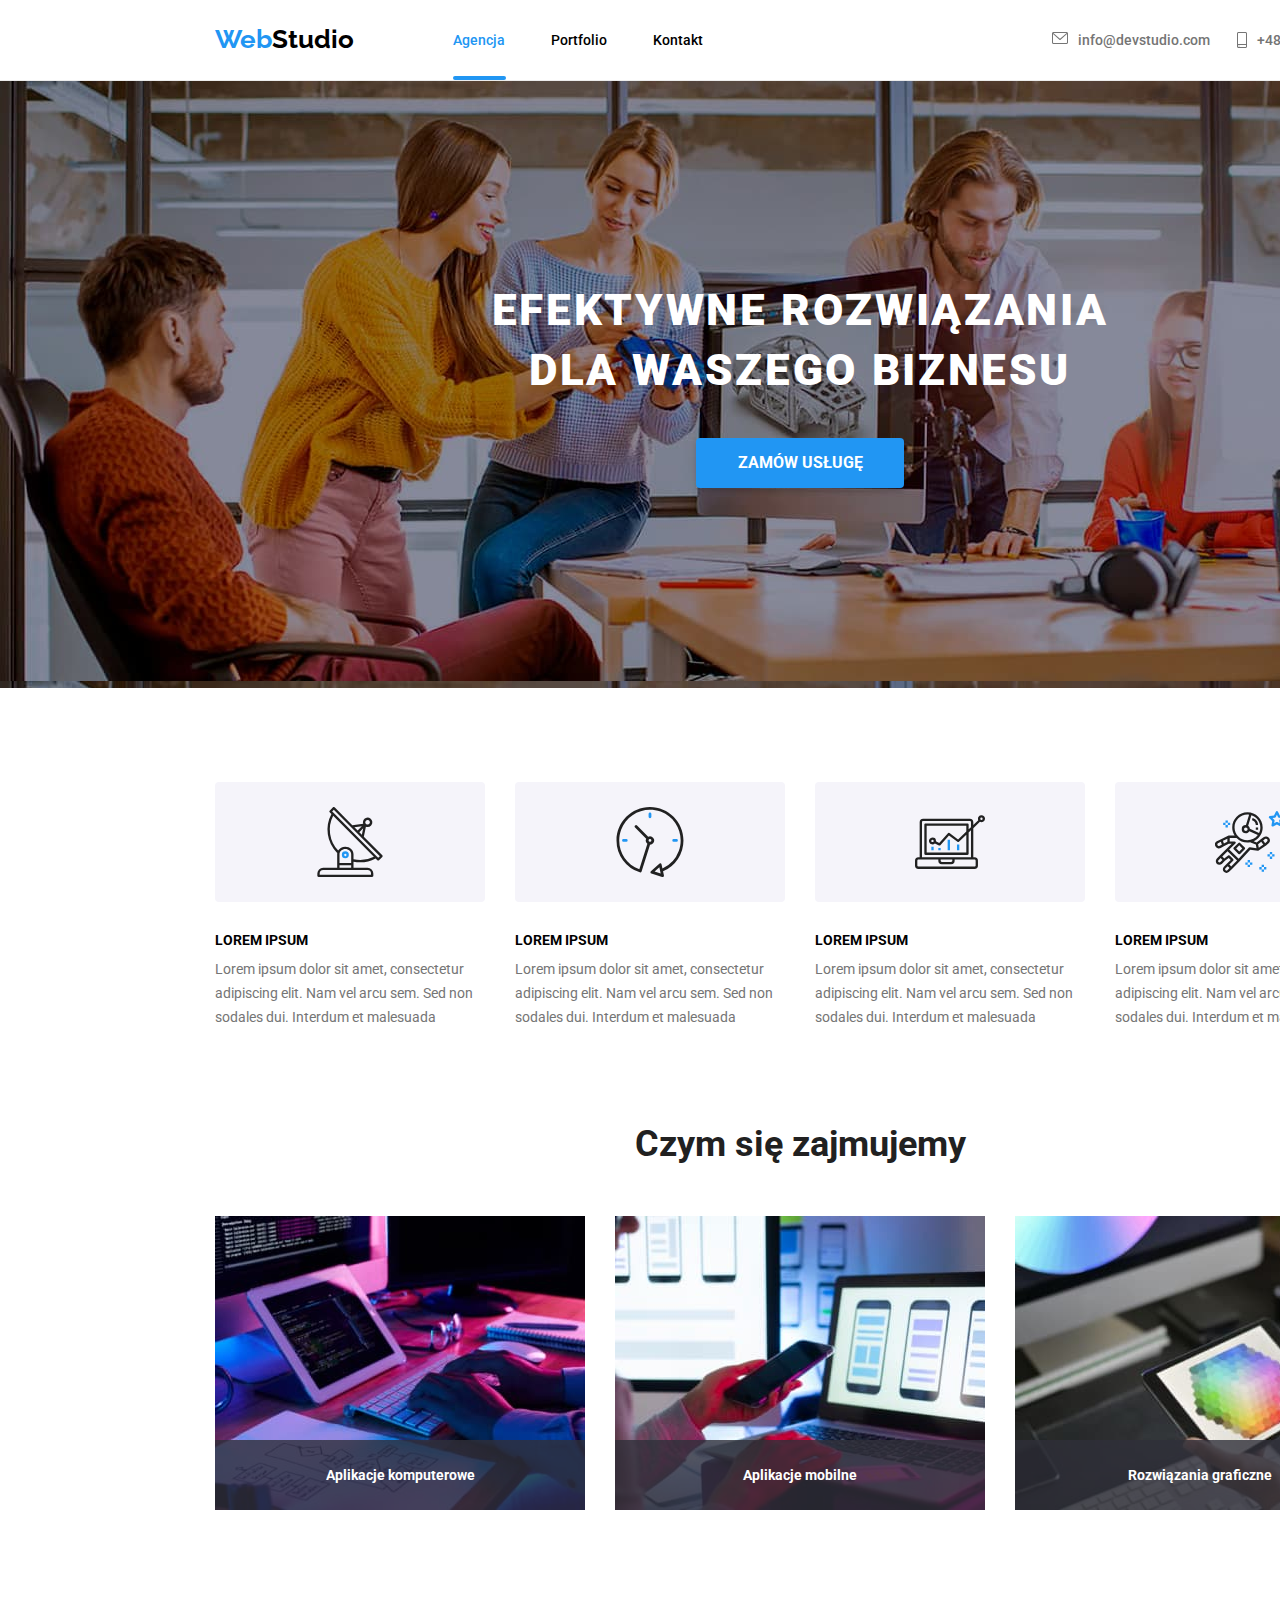
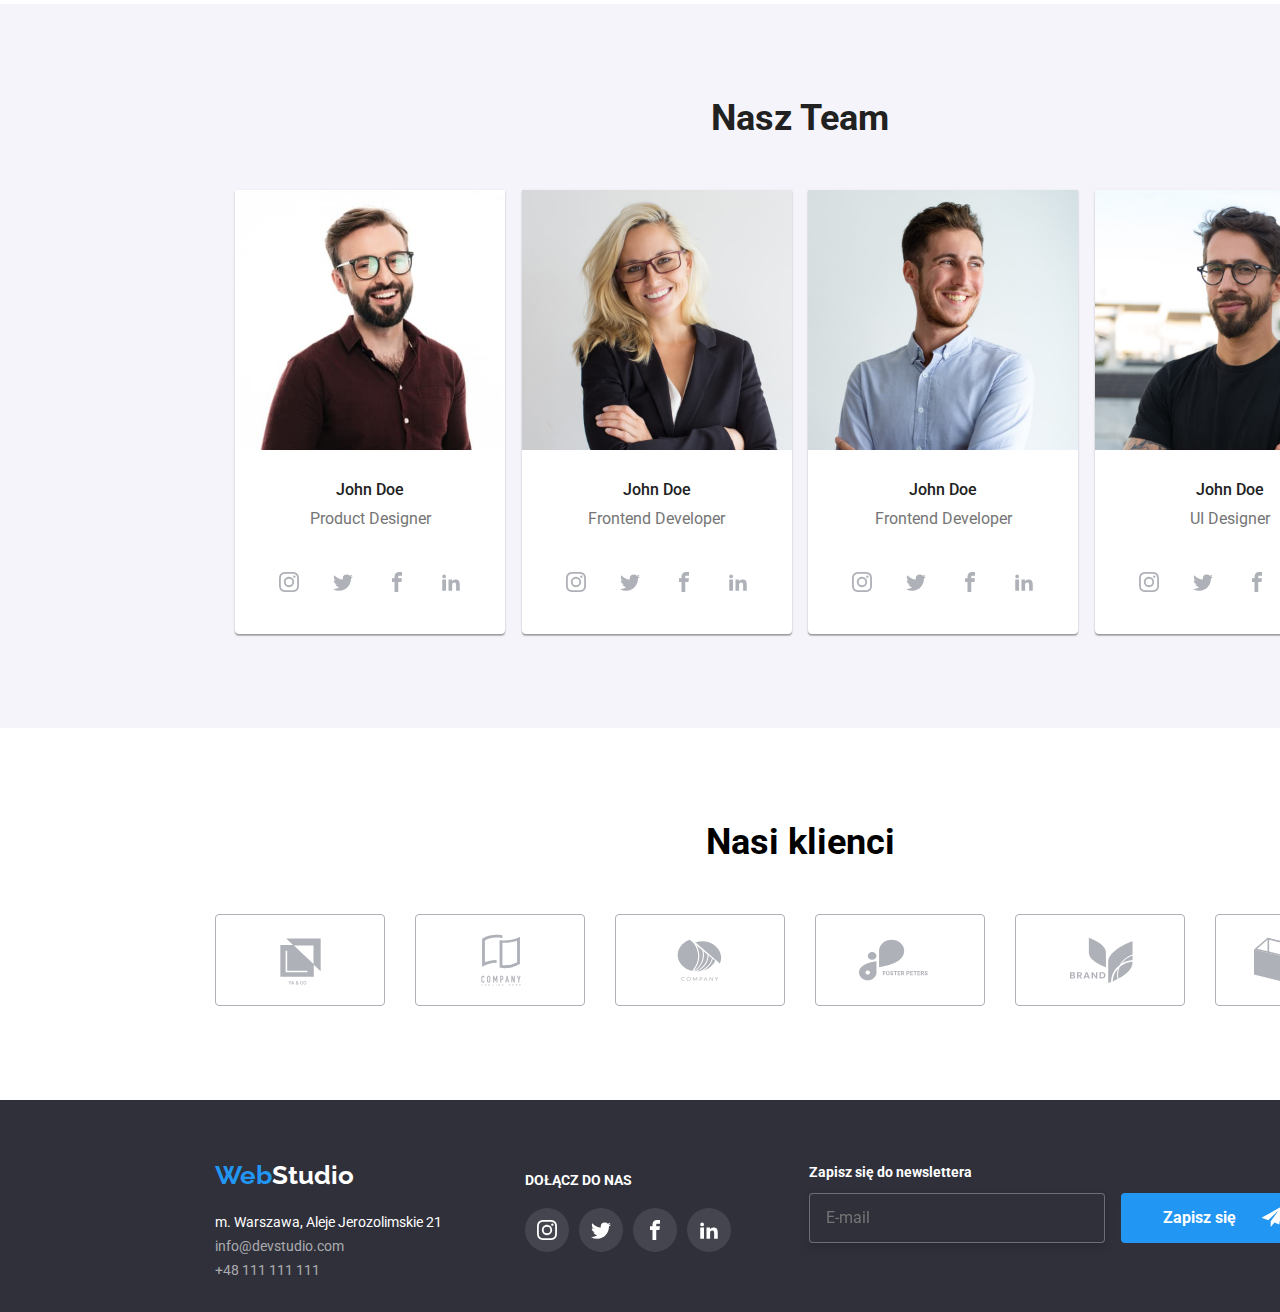
<file: index.html>
<!DOCTYPE html>
<html lang="pl">
  <head>
    <meta charset="UTF-8" />
    <meta http-equiv="X-UA-Compatible" content="IE=edge" />
    <meta name="viewport" content="width=device-width, initial-scale=1.0" />
    <title>goit-markup-hw-06</title>

    <link rel="preconnect" href="https://fonts.googleapis.com" />
    <link rel="preconnect" href="https://fonts.gstatic.com" crossorigin />
    <link
      href="https://fonts.googleapis.com/css2?family=Raleway:wght@700&family=Roboto:wght@400;500;700;900&display=swap"
      rel="stylesheet"
    />
    <link
      rel="stylesheet"
      href="https://cdnjs.cloudflare.com/ajax/libs/modern-normalize/1.0.0/modern-normalize.min.css"
    />
    <link rel="stylesheet" href="./styles/styles.css" />
  </head>

  <body>
    <!-- nagłówek -->
    <header>
      <div class="container menu">
        <a href="index.html" class="logo_header"
          ><span class="second-color">Web</span>Studio</a
        >
        <!-- Pasek Zadań-->
        <nav class="navigate">
          <ul class="navigate_list">
            <li class="navigate_buttons_active">
              <a class="navigate_buttons color_nav cursor" href="index.html"
                >Agencja</a
              >
            </li>
            <li>
              <a class="navigate_buttons cursor" href="portfolio.html"
                >Portfolio</a
              >
            </li>
            <li><a class="navigate_buttons cursor" href="">Kontakt</a></li>
          </ul>
        </nav>
        <!--kontakt-->
        <div>
          <ul class="contacts_list">
            <li class="mail_header_list">
              <a href="mailto:info@devstudio.com" class="image_header cursor">
                <svg width="16" height="12">
                  <use href="images/icons.svg#icon_envelope"></use>
                </svg>
                info@devstudio.com
              </a>
            </li>
            <li class="tel_header_list">
              <a href="tel:+48111111111" class="image_header cursor">
                <svg width="10" height="16">
                  <use href="images/icons.svg#icon_smartphone"></use>
                </svg>
                +48 111 111 111</a
              >
            </li>
          </ul>
        </div>
      </div>
    </header>
    <main>
      <!-- zamów usługe -->
      <section class="order_service">
        <div class="container">
          <h1 class="main_text_index">
            EFEKTYWNE ROZWIĄZANIA DLA WASZEGO BIZNESU
          </h1>
          <button data-modal-open class="button_index" type="button">
            ZAMÓW USŁUGĘ
          </button>
          <div class="backdrop is-hidden" data-modal>
            <div class="text_order_service">
              <button
                data-modal-close
                class="close_window cursor"
                type="button"
              >
                <svg width="11px" height="11px">
                  <use href="images/icons.svg#img_close_window"></use>
                </svg>
              </button>
              <h2 class="header_modal">
                Zostaw swoje dane w formularzu poniżej
              </h2>
              <form class="form_order">
                <label class="header_form_list">Imię</label>
                <label class="input_list">
                  <svg width="12" height="12">
                    <use href="images/icons.svg#icon_human"></use>
                  </svg>
                  <input type="text" name="name" class="text_input" />
                </label>
                <label class="header_form_list">Telefon</label>
                <label class="input_list">
                  <svg width="12" height="12">
                    <use href="images/icons.svg#icon_phone"></use>
                  </svg>
                  <input type="tel" name="phone" class="text_input" />
                </label>
                <label class="header_form_list">Mail</label>
                <label class="input_list">
                  <svg width="15" height="12">
                    <use href="images/icons.svg#icon_envelope_order"></use>
                  </svg>
                  <input type="email" name="email" class="text_input" />
                </label>
                <label class="header_form_list">Komentarz</label>
                <textarea rows="6" placeholder="Wprowadź tekst"></textarea>
              </form>
              <div class="checkbox">
                <div class="checkbox_control">
                  <input
                    type="checkbox"
                    id="check"
                    name="check"
                    value="1"
                    class="checkbox_input"
                  />
                  <label class="checkbox_label" for="check"></label>
                </div>
                <p class="declaration">
                  Oświadczam iż akceptuję
                  <a href="#" class="second-color">Regulamin</a> i
                  <a href="#" class="second-color"> Politykę Prywatności.</a>
                </p>
              </div>
              <button type="submit" class="button_modal cursor">Wyślij</button>
            </div>
          </div>

          <script src="modal.js"></script>
        </div>
      </section>
      <!-- nasze atuty -->
      <section class="our_aces">
        <div class="container">
          <ul class="icon_our_aces_list">
            <li class="icon_our_aces">
              <svg width="70px" height="70px">
                <use href="images/icons.svg#icon_antenna"></use>
              </svg>
            </li>
            <li class="icon_our_aces">
              <svg width="70px" height="70px">
                <use href="images/icons.svg#icon_clock"></use>
              </svg>
            </li>
            <li class="icon_our_aces">
              <svg width="70px" height="70px">
                <use href="images/icons.svg#icon_computer"></use>
              </svg>
            </li>
            <li class="icon_our_aces">
              <svg width="70px" height="70px">
                <use href="images/icons.svg#icon_astronaut"></use>
              </svg>
            </li>
          </ul>
          <ul class="our_aces_list">
            <li class="our_aces">
              <h3 class="our_aces_header">LOREM IPSUM</h3>
              <p class="our_aces_text">
                Lorem ipsum dolor sit amet, consectetur adipiscing elit. Nam vel
                arcu sem. Sed non sodales dui. Interdum et malesuada
              </p>
            </li>
            <li class="our_aces">
              <h3 class="our_aces_header">LOREM IPSUM</h3>
              <p class="our_aces_text">
                Lorem ipsum dolor sit amet, consectetur adipiscing elit. Nam vel
                arcu sem. Sed non sodales dui. Interdum et malesuada
              </p>
            </li>
            <li class="our_aces">
              <h3 class="our_aces_header">LOREM IPSUM</h3>
              <p class="our_aces_text">
                Lorem ipsum dolor sit amet, consectetur adipiscing elit. Nam vel
                arcu sem. Sed non sodales dui. Interdum et malesuada
              </p>
            </li>
            <li class="our_aces">
              <h3 class="our_aces_header">LOREM IPSUM</h3>
              <p class="our_aces_text">
                Lorem ipsum dolor sit amet, consectetur adipiscing elit. Nam vel
                arcu sem. Sed non sodales dui. Interdum et malesuada
              </p>
            </li>
          </ul>
        </div>
      </section>
      <!-- Czym się zajmujemy -->
      <section class="what_we_do">
        <div class="container">
          <h2 class="what_we_do_header">Czym się zajmujemy</h2>
          <ul class="what_we_do_list">
            <li class="what_we_do_pictures">
              <img
                src="images/write.jpg"
                alt="back-end"
                width="370"
                height="294"
              />
              <p class="what_we_do_name">Aplikacje komputerowe</p>
            </li>
            <li class="what_we_do_pictures">
              <img
                src="images/computer.jpg"
                alt="projektowanie aplikacji"
                width="370"
                height="294"
              />
              <p class="what_we_do_name">Aplikacje mobilne</p>
            </li>
            <li class="what_we_do_pictures">
              <img
                src="images/srcreen.jpg"
                alt="front-end"
                width="370"
                height="294"
              />
              <p class="what_we_do_name">Rozwiązania graficzne</p>
            </li>
          </ul>
        </div>
      </section>
      <!-- nasze zespół -->
      <section class="our_team">
        <div class="container">
          <h2 class="our_team_header">Nasz Team</h2>
          <ul class="our_team_list">
            <li class="teammate">
              <img
                src="images/brownman.jpg"
                alt="mężczynza w brązowej koszuli"
                width="270"
                height="260"
              />
              <p class="name">John Doe</p>
              <p class="profession">Product Designer</p>
              <ul class="social_media_developer_list cursor">
                <li>
                  <a
                    class="social_media_developer"
                    href="https://www.instagram.com/"
                  >
                    <svg
                      class="social_media_our_team"
                      width="20px"
                      height="20px"
                    >
                      <use href="images/icons.svg#icon_instagram"></use>
                    </svg>
                  </a>
                </li>
                <li>
                  <a
                    class="social_media_developer cursor"
                    href="https://twitter.com/?lang=pl"
                  >
                    <svg
                      class="social_media_our_team"
                      width="20px"
                      height="20px"
                    >
                      <use href="images/icons.svg#icon_twitter"></use>
                    </svg>
                  </a>
                </li>
                <li>
                  <a
                    class="social_media_developer cursor"
                    href="https://pl-pl.facebook.com/"
                  >
                    <svg
                      class="social_media_our_team"
                      width="20px"
                      height="20px"
                    >
                      <use href="images/icons.svg#icon_facebook"></use>
                    </svg>
                  </a>
                </li>
                <li>
                  <a
                    class="social_media_developer cursor"
                    href="https://pl.linkedin.com/"
                  >
                    <svg
                      class="social_media_our_team"
                      width="20px"
                      height="20px"
                    >
                      <use href="images/icons.svg#icon_linkedin2"></use>
                    </svg>
                  </a>
                </li>
              </ul>
            </li>
            <li class="teammate">
              <img
                src="images/woman.jpg"
                alt="kobieta w czarnej marynarce"
                width="270"
                height="260"
              />
              <p class="name">John Doe</p>
              <p class="profession">Frontend Developer</p>
              <ul class="social_media_developer_list cursor">
                <li>
                  <a
                    class="social_media_developer"
                    href="https://www.instagram.com/"
                  >
                    <svg
                      class="social_media_our_team"
                      width="20px"
                      height="20px"
                    >
                      <use href="images/icons.svg#icon_instagram"></use>
                    </svg>
                  </a>
                </li>
                <li>
                  <a
                    class="social_media_developer cursor"
                    href="https://twitter.com/?lang=pl"
                  >
                    <svg
                      class="social_media_our_team"
                      width="20px"
                      height="20px"
                    >
                      <use href="images/icons.svg#icon_twitter"></use>
                    </svg>
                  </a>
                </li>
                <li>
                  <a
                    class="social_media_developer cursor"
                    href="https://pl-pl.facebook.com/"
                  >
                    <svg
                      class="social_media_our_team"
                      width="20px"
                      height="20px"
                    >
                      <use href="images/icons.svg#icon_facebook"></use>
                    </svg>
                  </a>
                </li>
                <li>
                  <a
                    class="social_media_developer cursor"
                    href="https://pl.linkedin.com/"
                  >
                    <svg
                      class="social_media_our_team"
                      width="20px"
                      height="20px"
                    >
                      <use href="images/icons.svg#icon_linkedin2"></use>
                    </svg>
                  </a>
                </li>
              </ul>
            </li>
            <li class="teammate">
              <img
                src="images/whiteman.jpg"
                alt="mężczyzna w białej koszuli"
                width="270"
                height="260"
              />
              <p class="name">John Doe</p>
              <p class="profession">Frontend Developer</p>
              <ul class="social_media_developer_list cursor">
                <li>
                  <a
                    class="social_media_developer"
                    href="https://www.instagram.com/"
                  >
                    <svg
                      class="social_media_our_team"
                      width="20px"
                      height="20px"
                    >
                      <use href="images/icons.svg#icon_instagram"></use>
                    </svg>
                  </a>
                </li>
                <li>
                  <a
                    class="social_media_developer cursor"
                    href="https://twitter.com/?lang=pl"
                  >
                    <svg
                      class="social_media_our_team"
                      width="20px"
                      height="20px"
                    >
                      <use href="images/icons.svg#icon_twitter"></use>
                    </svg>
                  </a>
                </li>
                <li>
                  <a
                    class="social_media_developer cursor"
                    href="https://pl-pl.facebook.com/"
                  >
                    <svg
                      class="social_media_our_team"
                      width="20px"
                      height="20px"
                    >
                      <use href="images/icons.svg#icon_facebook"></use>
                    </svg>
                  </a>
                </li>
                <li>
                  <a
                    class="social_media_developer cursor"
                    href="https://pl.linkedin.com/"
                  >
                    <svg
                      class="social_media_our_team"
                      width="20px"
                      height="20px"
                    >
                      <use href="images/icons.svg#icon_linkedin2"></use>
                    </svg>
                  </a>
                </li>
              </ul>
            </li>
            <li class="teammate">
              <img
                src="images/blackman.jpg"
                alt="mężczyzna w czarnej koszulce"
                width="270"
                height="260"
              />
              <p class="name">John Doe</p>
              <p class="profession">UI Designer</p>
              <ul class="social_media_developer_list cursor">
                <li>
                  <a
                    class="social_media_developer"
                    href="https://www.instagram.com/"
                  >
                    <svg
                      class="social_media_our_team"
                      width="20px"
                      height="20px"
                    >
                      <use href="images/icons.svg#icon_instagram"></use>
                    </svg>
                  </a>
                </li>
                <li>
                  <a
                    class="social_media_developer cursor"
                    href="https://twitter.com/?lang=pl"
                  >
                    <svg
                      class="social_media_our_team"
                      width="20px"
                      height="20px"
                    >
                      <use href="images/icons.svg#icon_twitter"></use>
                    </svg>
                  </a>
                </li>
                <li>
                  <a
                    class="social_media_developer cursor"
                    href="https://pl-pl.facebook.com/"
                  >
                    <svg
                      class="social_media_our_team"
                      width="20px"
                      height="20px"
                    >
                      <use href="images/icons.svg#icon_facebook"></use>
                    </svg>
                  </a>
                </li>
                <li>
                  <a
                    class="social_media_developer cursor"
                    href="https://pl.linkedin.com/"
                  >
                    <svg
                      class="social_media_our_team"
                      width="20px"
                      height="20px"
                    >
                      <use href="images/icons.svg#icon_linkedin2"></use>
                    </svg>
                  </a>
                </li>
              </ul>
            </li>
          </ul>
        </div>
      </section>
      <!-- nasi klienci -->
      <section class="our_clients">
        <div class="container">
          <h2 class="our_clients_header">Nasi klienci</h2>
          <ul class="our_clients_list">
            <li>
              <a class="our_clients_item" href="#">
                <svg width="106px" height="60px">
                  <use href="images/icons.svg#client_one"></use>
                </svg>
              </a>
            </li>
            <li>
              <a class="our_clients_item" href="#">
                <svg width="106px" height="60px">
                  <use href="images/icons.svg#client_two"></use>
                </svg>
              </a>
            </li>
            <li>
              <a class="our_clients_item" href="#">
                <svg width="106px" height="60px">
                  <use href="images/icons.svg#client_three"></use>
                </svg>
              </a>
            </li>
            <li>
              <a class="our_clients_item" href="#">
                <svg width="106px" height="60px">
                  <use href="images/icons.svg#client_four"></use>
                </svg>
              </a>
            </li>
            <li>
              <a class="our_clients_item" href="#">
                <svg width="106px" height="60px">
                  <use href="images/icons.svg#client_five"></use>
                </svg>
              </a>
            </li>
            <li>
              <a class="our_clients_item" href="#">
                <svg width="106px" height="60px">
                  <use href="images/icons.svg#client_six"></use>
                </svg>
              </a>
            </li>
          </ul>
        </div>
      </section>
    </main>
    <!-- stopka -->
    <footer class="footer">
      <div class="container menu">
        <a href="index.html" class="logo_footer"
          ><span class="second-color">Web</span>Studio</a
        >
        <address class="adress">
          <ul class="list_adress_footer">
            <li>
              <p class="address_footer">m. Warszawa, Aleje Jerozolimskie 21</p>
            </li>
            <li>
              <p>
                <a href="mailto:info@devstudio.com" class="contacts_footer"
                  >info@devstudio.com</a
                >
              </p>
            </li>
            <li>
              <a href="tel:+48111111111" class="contacts_footer"
                >+48 111 111 111</a
              >
            </li>
          </ul>
        </address>
        <div class="social_media_footer">
          <p class="join_us">DOŁĄCZ DO NAS</p>
          <ul class="social_media_icon_footer_list">
            <li>
              <a
                class="social_media_icon_footer cursor"
                href="https://www.instagram.com/"
              >
                <svg width="20" height="20">
                  <use href="images/icons.svg#icon_instagram"></use>
                </svg>
              </a>
            </li>
            <li>
              <a
                class="social_media_icon_footer cursor"
                href="https://twitter.com/?lang=pl"
              >
                <svg width="20" height="20">
                  <use href="images/icons.svg#icon_twitter"></use>
                </svg>
              </a>
            </li>
            <li>
              <a
                class="social_media_icon_footer cursor"
                href="https://pl-pl.facebook.com/"
              >
                <svg width="20" height="20">
                  <use href="images/icons.svg#icon_facebook"></use>
                </svg>
              </a>
            </li>
            <li>
              <a
                class="social_media_icon_footer cursor"
                href="https://pl.linkedin.com/"
              >
                <svg class="color_icon_footer" width="20" height="20">
                  <use href="images/icons.svg#icon_linkedin2"></use>
                </svg>
              </a>
            </li>
          </ul>
        </div>
        <div>
          <p class="footer_text">Zapisz się do newslettera</p>
          <form class="footer_form cursor">
            <input
              type="email"
              name="email"
              class="footer_message"
              placeholder="E-mail"
            />
            <button type="submit" class="button_footer">
              Zapisz się
              <svg width="24" height="24" class="image_footer_button">
                <use href="images/icons.svg#icon_send"></use>
              </svg>
            </button>
          </form>
        </div>
      </div>
    </footer>
  </body>
</html>
</file>
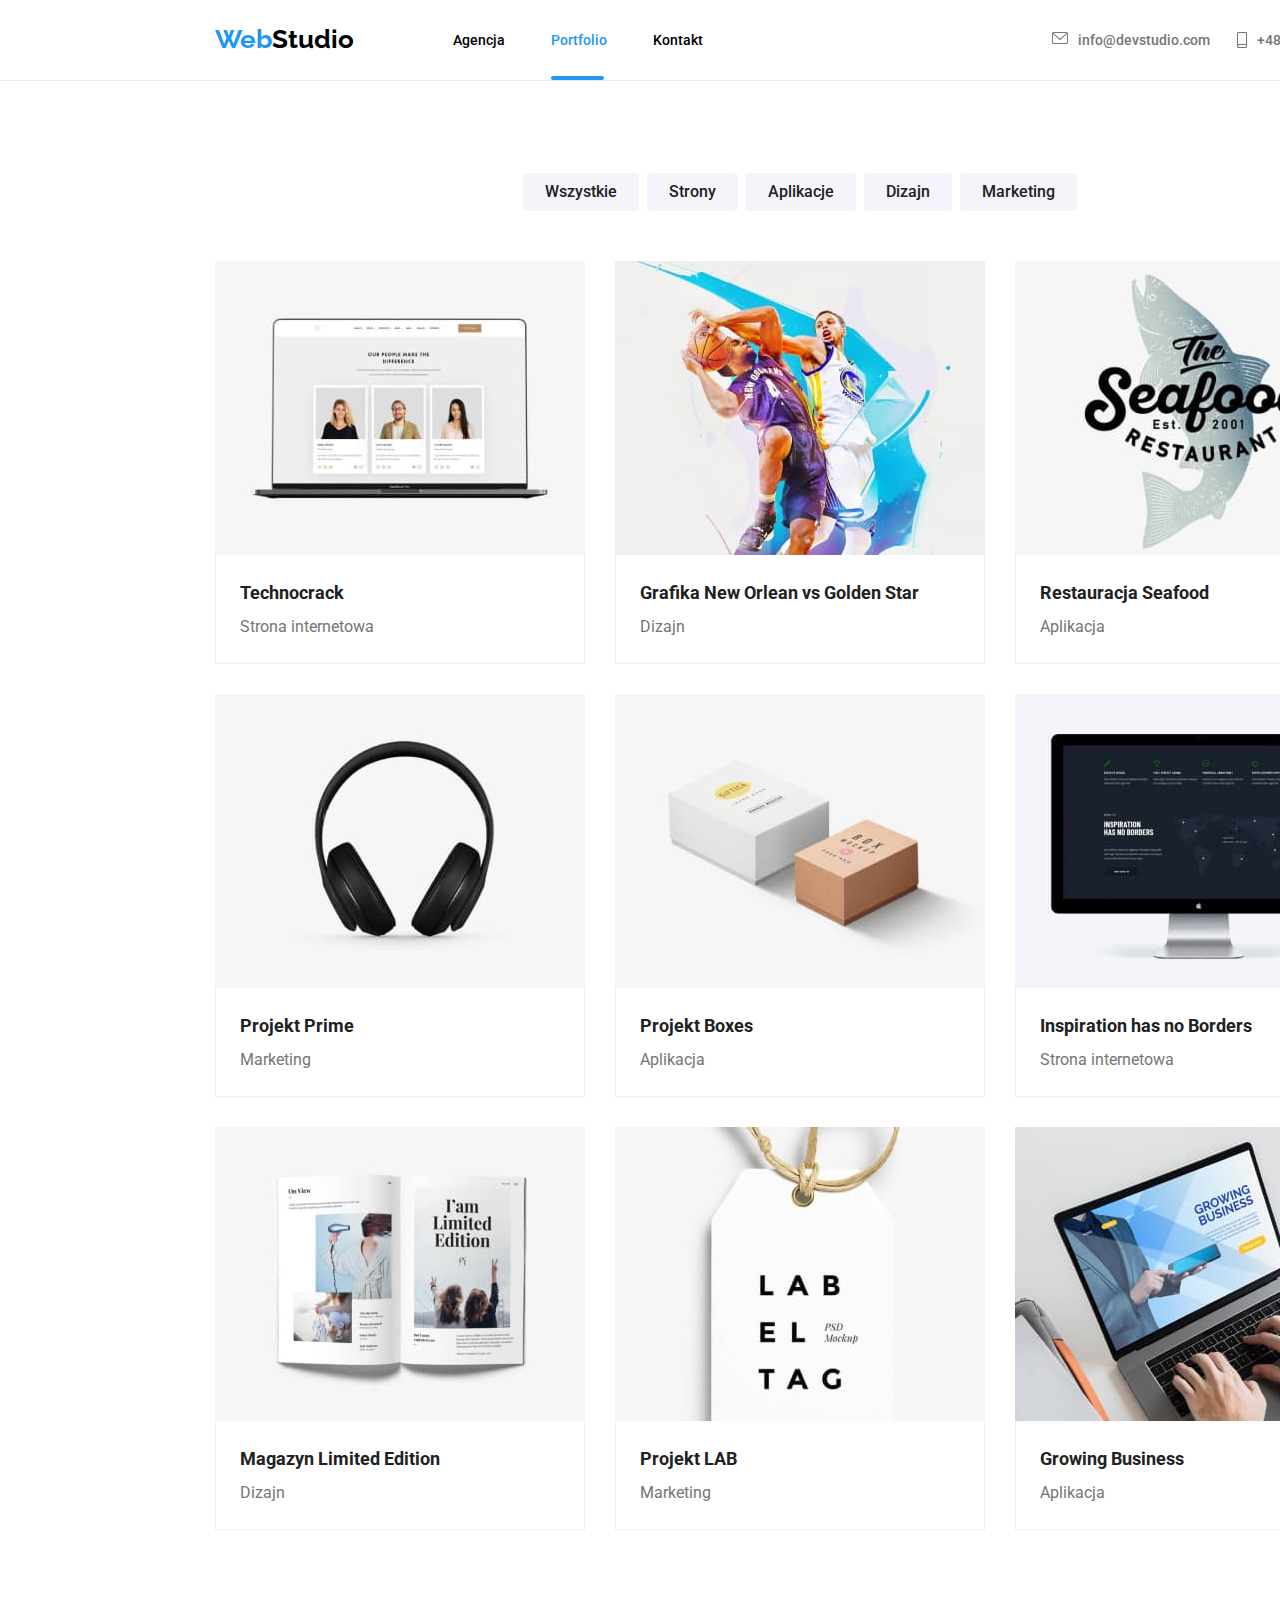
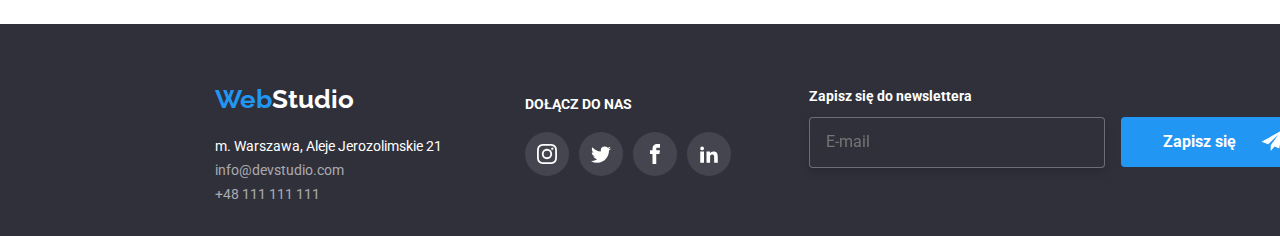
<file: portfolio.html>
<!DOCTYPE html>
<html lang="pl">
  <head>
    <meta charset="UTF-8" />
    <meta http-equiv="X-UA-Compatible" content="IE=edge" />
    <meta name="viewport" content="width=device-width, initial-scale=1.0" />
    <title>goit-markup-hw-06</title>

    <link rel="preconnect" href="https://fonts.googleapis.com" />
    <link rel="preconnect" href="https://fonts.gstatic.com" crossorigin />
    <link
      href="https://fonts.googleapis.com/css2?family=Raleway:wght@700&family=Roboto:wght@400;500;700;900&display=swap"
      rel="stylesheet"
    />
    <link
      rel="stylesheet"
      href="https://cdnjs.cloudflare.com/ajax/libs/modern-normalize/1.0.0/modern-normalize.min.css"
    />
    <link rel="stylesheet" href="./styles/styles.css" />
  </head>
  <body>
    <!-- nagłówek -->
    <header>
      <div class="container menu">
        <a href="index.html" class="logo_header"
          ><span class="second-color">Web</span>Studio</a
        >
        <!-- Pasek Zadań-->
        <nav class="navigate">
          <ul class="navigate_list">
            <li>
              <a class="navigate_buttons cursor" href="index.html">Agencja</a>
            </li>
            <li class="navigate_buttons_active">
              <a class="navigate_buttons color_nav cursor" href="portfolio.html"
                >Portfolio</a
              >
            </li>
            <li><a class="navigate_buttons cursor" href="">Kontakt</a></li>
          </ul>
        </nav>
        <!--kontakt-->
        <div>
          <ul class="contacts_list">
            <li class="mail_header_list">
              <a href="mailto:info@devstudio.com" class="image_header cursor">
                <svg width="16" height="12">
                  <use href="images/icons.svg#icon_envelope"></use>
                </svg>
                info@devstudio.com
              </a>
            </li>
            <li class="tel_header_list">
              <a href="tel:+48111111111" class="image_header cursor">
                <svg width="10" height="16">
                  <use href="images/icons.svg#icon_smartphone"></use>
                </svg>
                +48 111 111 111</a
              >
            </li>
          </ul>
        </div>
      </div>
    </header>
    <main class="background_portfolio">
      <section class="filters_portfolio">
        <div class="container">
          <ul class="card_list_portfolio">
            <li>
              <button type="button" class="button_portfolio">Wszystkie</button>
            </li>
            <li>
              <button type="button" class="button_portfolio">Strony</button>
            </li>
            <li>
              <button type="button" class="button_portfolio">Aplikacje</button>
            </li>
            <li>
              <button type="button" class="button_portfolio">Dizajn</button>
            </li>
            <li>
              <button type="button" class="button_portfolio">Marketing</button>
            </li>
          </ul>
        </div>
      </section>
      <section>
        <div class="container">
          <ul class="card_set_portfolio">
            <li class="animation_hidden_portfolio cursor">
              <div class="projects_portfolio">
                <img
                  class="images_projects_portfolio"
                  src="images/Technocrack.jpg"
                  alt="Technocrack"
                />
                <p class="text_projects_portfolio">
                  Technocrack jest popularną platformą wykorzystywaną do
                  rozpowszechniania koronawirusa. Firmy wykorzystują tę
                  platformę do celów szpiegowskich i ataków na niezabezpieczone
                  serwery konkurencji
                </p>
              </div>
              <div class="borders_cards_portfolio">
                <div>
                  <p class="name_item_portfolio">Technocrack</p>
                </div>
                <div class="padding_type_item_portfolio">
                  <p class="type_item_portfolio">Strona internetowa</p>
                </div>
              </div>
            </li>
            <li class="animation_hidden_portfolio cursor">
              <div class="projects_portfolio">
                <img
                  class="images_projects_portfolio"
                  src="images/Graphics_New_Orlean_vs_Golden_Star.jpg"
                  alt="New Orlean vs Golden Star"
                />
                <p class="text_projects_portfolio">
                  Technocrack jest popularną platformą wykorzystywaną do
                  rozpowszechniania koronawirusa. Firmy wykorzystują tę
                  platformę do celów szpiegowskich i ataków na niezabezpieczone
                  serwery konkurencji
                </p>
              </div>
              <div class="borders_cards_portfolio">
                <div>
                  <p class="name_item_portfolio">
                    Grafika New Orlean vs Golden Star
                  </p>
                </div>
                <div>
                  <p class="type_item_portfolio">Dizajn</p>
                </div>
              </div>
            </li>
            <li class="animation_hidden_portfolio cursor">
              <div class="projects_portfolio">
                <img
                  class="images_projects_portfolio"
                  src="images/Restoration_Seafood.jpg"
                  alt="Restauracja Seafood"
                />
                <p class="text_projects_portfolio">
                  Technocrack jest popularną platformą wykorzystywaną do
                  rozpowszechniania koronawirusa. Firmy wykorzystują tę
                  platformę do celów szpiegowskich i ataków na niezabezpieczone
                  serwery konkurencji
                </p>
              </div>
              <div class="borders_cards_portfolio">
                <div>
                  <p class="name_item_portfolio">Restauracja Seafood</p>
                </div>
                <div class="padding_type_item_portfolio">
                  <p class="type_item_portfolio">Aplikacja</p>
                </div>
              </div>
            </li>
            <li class="animation_hidden_portfolio cursor">
              <div class="projects_portfolio">
                <img
                  class="images_projects_portfolio"
                  src="images/Project_Prime.jpg"
                  alt="Projekt Prime"
                />
                <p class="text_projects_portfolio">
                  Technocrack jest popularną platformą wykorzystywaną do
                  rozpowszechniania koronawirusa. Firmy wykorzystują tę
                  platformę do celów szpiegowskich i ataków na niezabezpieczone
                  serwery konkurencji
                </p>
              </div>
              <div class="borders_cards_portfolio">
                <div>
                  <p class="name_item_portfolio">Projekt Prime</p>
                </div>
                <div class="padding_type_item_portfolio">
                  <p class="type_item_portfolio">Marketing</p>
                </div>
              </div>
            </li>
            <li class="animation_hidden_portfolio cursor">
              <div class="projects_portfolio">
                <img
                  class="images_projects_portfolio"
                  src="images/Project_Boxes.jpg"
                  alt="Projekt Boxes"
                />
                <p class="text_projects_portfolio">
                  Technocrack jest popularną platformą wykorzystywaną do
                  rozpowszechniania koronawirusa. Firmy wykorzystują tę
                  platformę do celów szpiegowskich i ataków na niezabezpieczone
                  serwery konkurencji
                </p>
              </div>
              <div class="borders_cards_portfolio">
                <div>
                  <p class="name_item_portfolio">Projekt Boxes</p>
                </div>
                <div class="padding_type_item_portfolio">
                  <p class="type_item_portfolio">Aplikacja</p>
                </div>
              </div>
            </li>
            <li class="animation_hidden_portfolio cursor">
              <div class="projects_portfolio">
                <img
                  class="images_projects_portfolio"
                  src="images/Inspiration_has_no_Borders.jpg"
                  alt="inspiracja bez granic"
                />
                <p class="text_projects_portfolio">
                  Technocrack jest popularną platformą wykorzystywaną do
                  rozpowszechniania koronawirusa. Firmy wykorzystują tę
                  platformę do celów szpiegowskich i ataków na niezabezpieczone
                  serwery konkurencji
                </p>
              </div>
              <div class="borders_cards_portfolio">
                <div>
                  <p class="name_item_portfolio">Inspiration has no Borders</p>
                </div>
                <div class="padding_type_item_portfolio">
                  <p class="type_item_portfolio">Strona internetowa</p>
                </div>
              </div>
            </li>
            <li class="animation_hidden_portfolio cursor">
              <div class="projects_portfolio">
                <img
                  class="images_projects_portfolio"
                  src="images/Magazine_Limited-Edition.jpg"
                  alt="Magazyn Limited Edition"
                />
                <p class="text_projects_portfolio">
                  Technocrack jest popularną platformą wykorzystywaną do
                  rozpowszechniania koronawirusa. Firmy wykorzystują tę
                  platformę do celów szpiegowskich i ataków na niezabezpieczone
                  serwery konkurencji
                </p>
              </div>
              <div class="borders_cards_portfolio">
                <div>
                  <p class="name_item_portfolio">Magazyn Limited Edition</p>
                </div>
                <div class="padding_type_item_portfolio">
                  <p class="type_item_portfolio">Dizajn</p>
                </div>
              </div>
            </li>
            <li class="animation_hidden_portfolio cursor">
              <div class="projects_portfolio">
                <img
                  class="images_projects_portfolio"
                  src="images/Project_LAB.jpg"
                  alt="Projekt LAB"
                />
                <p class="text_projects_portfolio">
                  Technocrack jest popularną platformą wykorzystywaną do
                  rozpowszechniania koronawirusa. Firmy wykorzystują tę
                  platformę do celów szpiegowskich i ataków na niezabezpieczone
                  serwery konkurencji
                </p>
              </div>
              <div class="borders_cards_portfolio">
                <div>
                  <p class="name_item_portfolio">Projekt LAB</p>
                </div>
                <div class="padding_type_item_portfolio">
                  <p class="type_item_portfolio">Marketing</p>
                </div>
              </div>
            </li>
            <li class="animation_hidden_portfolio cursor">
              <div class="projects_portfolio">
                <img
                  class="images_projects_portfolio"
                  src="images/Growing_Business.jpg"
                  alt="rosnący biznes"
                />
                <p class="text_projects_portfolio">
                  Technocrack jest popularną platformą wykorzystywaną do
                  rozpowszechniania koronawirusa. Firmy wykorzystują tę
                  platformę do celów szpiegowskich i ataków na niezabezpieczone
                  serwery konkurencji
                </p>
              </div>
              <div class="borders_cards_portfolio">
                <div>
                  <p class="name_item_portfolio">Growing Business</p>
                </div>
                <div class="padding_type_item_portfolio">
                  <p class="type_item_portfolio">Aplikacja</p>
                </div>
              </div>
            </li>
          </ul>
        </div>
      </section>
    </main>
    <!--kontakt i adress-->
    <footer class="footer">
      <div class="container menu">
        <a href="index.html" class="logo_footer"
          ><span class="second-color">Web</span>Studio</a
        >
        <address class="adress">
          <ul class="list_adress_footer">
            <li>
              <p class="address_footer">m. Warszawa, Aleje Jerozolimskie 21</p>
            </li>
            <li>
              <p>
                <a href="mailto:info@devstudio.com" class="contacts_footer"
                  >info@devstudio.com</a
                >
              </p>
            </li>
            <li>
              <a href="tel:+48111111111" class="contacts_footer"
                >+48 111 111 111</a
              >
            </li>
          </ul>
        </address>
        <div class="social_media_footer">
          <p class="join_us">DOŁĄCZ DO NAS</p>
          <ul class="social_media_icon_footer_list">
            <li>
              <a
                class="social_media_icon_footer cursor"
                href="https://www.instagram.com/"
              >
                <svg width="20" height="20">
                  <use href="images/icons.svg#icon_instagram"></use>
                </svg>
              </a>
            </li>
            <li>
              <a
                class="social_media_icon_footer cursor"
                href="https://twitter.com/?lang=pl"
              >
                <svg width="20" height="20">
                  <use href="images/icons.svg#icon_twitter"></use>
                </svg>
              </a>
            </li>
            <li>
              <a
                class="social_media_icon_footer cursor"
                href="https://pl-pl.facebook.com/"
              >
                <svg width="20" height="20">
                  <use href="images/icons.svg#icon_facebook"></use>
                </svg>
              </a>
            </li>
            <li>
              <a
                class="social_media_icon_footer cursor"
                href="https://pl.linkedin.com/"
              >
                <svg class="color_icon_footer" width="20" height="20">
                  <use href="images/icons.svg#icon_linkedin2"></use>
                </svg>
              </a>
            </li>
          </ul>
        </div>
        <div>
          <p class="footer_text">Zapisz się do newslettera</p>
          <form class="footer_form cursor">
            <input
              type="email"
              name="email"
              class="footer_message"
              placeholder="E-mail"
            />
            <button type="submit" class="button_footer">
              Zapisz się
              <svg width="24" height="24" class="image_footer_button">
                <use href="images/icons.svg#icon_send"></use>
              </svg>
            </button>
          </form>
        </div>
      </div>
    </footer>
  </body>
</html>
</file>
<file: styles/styles.css>
:root {
  /* kolory ogólne */
  --main_color: rgba(0, 0, 0, 1);
  --second_color_logo: rgba(33, 150, 243, 1);
  --background_color_footer: rgba(47, 48, 58, 1);
  --focus_hover_color: rgba(33, 150, 243, 1);
  --second_color: rgba(255, 255, 255, 1);

  /* kolory nagłówka*/
  --color_navigate: rgba(33, 33, 33, 1);
  --mail_and_links_header_color: rgba(117, 117, 117, 1);

  /* kolory stopki */
  --mail_and_links_footer_color: rgba(255, 255, 255, 0.6);
  --color_social_media_icon_footer: rgba(255, 255, 255, 1);

  /* kolory index*/
  --our_aces_color: rgba(255, 255, 255, 1);
  --our_aces_text_color: rgba(117, 117, 117, 1);
  --headers_color: rgba(33, 33, 33, 1);
  --our_team_background_color: rgba(245, 244, 250, 1);
  --name_colour: rgba(33, 33, 33, 1);
  --staff_background_color: rgba(255, 255, 255, 1);
  --profession_color: rgba(117, 117, 117, 1);
  --color_icon_our_aces: rgba(245, 244, 250, 1);
  --color_social_media_our_team: rgba(175, 177, 184, 1);
  --color_our_clients_logos: rgba(175, 177, 184, 1);
  --background_what_we_do_text: rgba(47, 48, 58, 0.8);

  /* kolory portfolio*/
  --color_type_item_portfolio: rgba(117, 117, 117, 1);
  --color_buttons_portfolio: rgba(33, 33, 33, 1);
  --background_color_buttons_portfolio: rgba(245, 244, 250, 1);
  --background_color_items_portfolio: rgba(238, 238, 238, 1);
  --background_portfolio: rgba(255, 255, 255, 1);
  --color_item_portfolio: rgba(33, 33, 33, 1);
  --background_text_projects_portfolio: rgba(33, 150, 243, 0.9);
}

/* style ogólne */
header {
  position: relative;
  border-bottom: 1px solid rgba(236, 236, 236, 1);
}
body {
  width: 1600px;
  font-family: Roboto, sans-serif;
  color: var(--main_color);
  cursor: default;
}
footer {
  background-color: var(--background_color_footer);
  padding-bottom: 60px;
  padding-top: 60px;
  position: relative;
  z-index: 1;
}
a {
  text-decoration: none;
}
button:hover {
  transition: color 1250ms cubic-bezier(0.4, 0, 0.2, 1);
}
* {
  margin: 0;
  padding: 0;
}
img {
  display: block;
}
ul {
  list-style: none;
}
.container {
  width: 1200px;
  margin-left: auto;
  margin-right: auto;
  padding: 0 15px;
}
.section {
  padding-top: 94px;
  padding-bottom: 94px;
}
.cursor {
  cursor: pointer;
}
.menu {
  display: flex;
}
/* style nagłówka */
.logo_header {
  font-family: "Raleway";
  font-weight: 700;
  font-size: 26px;
  line-height: 1.192;
  color: var(--main_color);
  width: 145px;
  margin: 24px 0px 25px 0px;
}
.second-color {
  color: var(--second_color_logo);
}
.navigate_list {
  display: flex;
  gap: 46px;
  width: 254px;
}
.navigate {
  color: var(--color_navigate);
  font-weight: 500;
  font-size: 14px;
  line-height: 1.142;
  display: flex;
  padding: 32px 345px 32px 93px;
}
.navigate_buttons {
  position: relative;
  color: var(--main_color);
}
.navigate_buttons:hover,
.navigate_buttons:focus {
  color: var(--focus_hover_color);
  transition: color 250ms cubic-bezier(0.4, 0, 0.2, 1);
}
.navigate_buttons_active::after {
  content: "";
  bottom: 0;
  position: absolute;
  display: block;
  width: 53px;
  height: 4px;
  border-radius: 4px;
  background-color: var(--focus_hover_color);
}
.color_nav {
  color: var(--focus_hover_color);
}
.contacts_list {
  display: flex;
}
a:hover.image_header,
a:focus.image_header {
  fill: var(--focus_hover_color);
  color: var(--focus_hover_color);
  transition: fill 250ms cubic-bezier(0.4, 0, 0.2, 1),
    background-color 250ms cubic-bezier(0.4, 0, 0.2, 1);
}
a.image_header {
  display: flex;
  fill: var(--mail_and_links_header_color);
  font-weight: 500;
  font-size: 14px;
  line-height: 1.142;
  color: var(--mail_and_links_header_color);
  gap: 10px;
}
.mail_header_list {
  display: flex;
  font-weight: 500;
  font-size: 14px;
  line-height: 1.142;
  display: flex;
  padding-top: 32px;
  padding-bottom: 32px;
  margin-right: 50px;
  width: 135px;
}
.tel_header_list {
  font-weight: 500;
  font-size: 14px;
  line-height: 1.142;
  width: 130px;
  color: var(--mail_and_links_header_color);
  padding-top: 32px;
  padding-bottom: 32px;
}
/* style stopki */
.contacts_footer:hover,
.contacts_footer:focus {
  color: var(--focus_hover_color);
  transition: color 250ms cubic-bezier(0.4, 0, 0.2, 1);
}
.logo_footer {
  display: block;
  font-family: "Raleway";
  font-style: normal;
  font-weight: 700;
  font-size: 26px;
  line-height: 1.192;
  color: var(--second_color);
}
.adress {
  position: absolute;
  display: block;
  width: 246px;
  margin-top: 51px;
}
.list_adress_footer {
  display: block;
  gap: 9px;
}
.address_footer {
  font-style: normal;
  font-weight: 400;
  font-size: 14px;
  line-height: 1.714;
  color: var(--second_color);
}
.contacts_footer {
  font-style: normal;
  font-weight: 400;
  font-size: 14px;
  line-height: 1.714;
  color: var(--mail_and_links_footer_color);
}
.social_media_footer {
  padding-left: 171px;
  padding-top: 12px;
}
.join_us {
  color: var(--second_color);
  font-weight: 700;
  font-size: 14px;
  line-height: 1.142;
  padding-bottom: 20px;
}
.social_media_icon_footer_list {
  display: flex;
  gap: 10px;
}
.social_media_icon_footer {
  display: block;
  fill: var(--second_color);
  background-color: rgba(255, 255, 255, 0.1);
  height: 44px;
  width: 44px;
  padding: 12px;
  border-radius: 50%;
}
.social_media_icon_footer:hover,
.social_media_icon_footer:focus {
  background-color: var(--focus_hover_color);
  fill: var(--second_color);
  transition: fill 250ms cubic-bezier(0.4, 0, 0.2, 1),
    background-color 250ms cubic-bezier(0.4, 0, 0.2, 1);
}
.footer_text {
  display: block;
  margin-top: 12px;
  padding-left: 78px;
  color: var(--second_color);
  font-weight: 700;
  font-size: 14px;
  line-height: 1.142px;
}
.footer_form {
  padding-left: 78px;
  margin-top: 20px;
}
.footer_message {
  background-color: var(--background_color_footer);
  border: 1px solid rgba(255, 255, 255, 0.3);
  filter: drop-shadow(0px 4px 4px rgba(0, 0, 0, 0.15));
  border-radius: 4px;
  padding-top: 15px;
  padding-bottom: 15px;
  padding-left: 16px;
  width: 296px;
}
.button_footer {
  margin-left: 12px;
  position: relative;
  background-color: var(--focus_hover_color);
  color: var(--second_color);
  fill: var(--second_color);
  padding: 10px 76px 10px 42px;
  font-weight: 700;
  font-size: 16px;
  line-height: 1.875;
  border: none;
  border-radius: 4px;
}
.image_footer_button {
  position: absolute;
  margin-left: 24px;
  text-align: center;
  padding-top: 3px;
}
/* style index */

/* zamów usługę */
.order_service {
  background-color: var(--background_color_footer);
  background-image: url("../images/backgraund_photo.jpg");
  text-align: center;
  align-items: center;
  padding-top: 200px;
  padding-bottom: 200px;
}
.main_text_index {
  font-weight: 900;
  font-size: 44px;
  line-height: 1.363;
  color: var(--second_color);
  width: 696px;
  text-align: center;
  letter-spacing: 0.06em;
  text-transform: uppercase;
  margin-right: auto;
  margin-left: auto;
  justify-content: center;
  padding-bottom: 37px;
}
.button_index {
  font-weight: 700;
  font-size: 16px;
  line-height: 1.875;
  color: var(--second_color);
  background-color: var(--second_color_logo);
  cursor: pointer;
  border: none;
  box-shadow: 0px 4px 4px rgba(0, 0, 0, 0.15);
  border-radius: 4px;
  padding: 10px 41px 10px 42px;
}
.is-hidden {
  opacity: 0;
  pointer-events: none;
}
.backdrop {
  position: fixed;
  top: 0;
  right: 0;
  bottom: 0;
  left: 0;
  width: 100%;
  height: 100%;
  background-color: rgba(0, 0, 0, 0.1);
  z-index: 3;
}
.text_order_service {
  box-shadow: 0px 1px 3px rgba(0, 0, 0, 0.12), 1px 1px rgba(0, 0, 0, 0.14),
    0px 2px 1px rgba(0, 0, 0, 0.2);
  border-radius: 4px;
  position: absolute;
  width: 528px;
  height: 581px;
  top: 50%;
  left: 50%;
  background-color: #fff;
  transform: scale(1);
  transition: transform 0.6s ease-in;
  transform: translate(-50%, -50%);
  position: relative;
}
.is-hidden .text_order_service {
  transform: scale(0);
}
.close_window {
  position: absolute;
  border-color: rgba(0, 0, 0, 0.1);
  width: 30px;
  height: 30px;
  border-radius: 50%;
  top: 0;
  right: 0;
  background-color: var(--second_color);
}
.header_modal {
  padding: 40px 40px 2px 40px;
  font-weight: 700;
  font-size: 20px;
  line-height: 1.15;
  text-align: center;
}
.form_order {
  display: flex;
  flex-direction: column;
  padding-left: 40px;
  padding-right: 40px;
}
.input_list {
  display: inline-flex;
  padding: 11px 12px;
  align-items: center;
  border: 1px solid rgba(33, 33, 33, 0.2);
  border-radius: 4px;
}
.input_list:hover,
.input_list:focus-within {
  border-color: var(--focus_hover_color);
  fill: var(--focus_hover_color);
  transition: fill 250ms cubic-bezier(0.4, 0, 0.2, 1),
    background-color 250ms cubic-bezier(0.4, 0, 0.2, 1);
}
.text_input {
  padding-left: 6px;
  border: none;
  outline: none;
}
.header_form_list {
  display: inline-flex;
  padding-top: 10px;
  padding-bottom: 4px;
  font-weight: 400;
  font-size: 12px;
  line-height: 1.142;
  color: #757575;
}
.comment {
  display: block;
  border: none;
  outline: none;
  padding: 12px 16px;
  height: 120px;
  border: 1px solid rgba(33, 33, 33, 0.2);
  border-radius: 4px;
}
.comment:hover,
.comment:focus-within {
  border-color: var(--focus_hover_color);
  fill: var(--focus_hover_color);
  transition: fill 250ms cubic-bezier(0.4, 0, 0.2, 1),
    background-color 250ms cubic-bezier(0.4, 0, 0.2, 1);
}
.checkbox {
  padding-top: 20px;
  display: inline-flex;
  position: absolute;
  left: 54px;
  align-items: center;
}
.checkbox_control {
  position: relative;
  display: inline-flex;
  flex: 0 0 auto;
  width: 21px;
  height: 21px;
  border-radius: 2px;
  transition: box-shadow 0.15s ease-in;
}
.checkbox_input {
  position: absolute;
  width: 100%;
  height: 100%;
  clip: rect(1px, 1px, 1px, 1px);
}
.checkbox_label {
  transition: background-color 0.2s ease-in, box-shadow 0.15s ease-in,
    border-color 0.15s ease-in;
  display: block;
  width: 100%;
  background-color: #fff;
  border: 1px solid #c0c7cf;
  border-radius: 2px;
  cursor: pointer;
}
.checkbox_label:hover {
  box-shadow: 0 0 3px 0 var(--second_color_logo);
  border-color: var(--second_color_logo);
}
.checkbox_label::after {
  content: "";
  position: absolute;
  display: block;
  left: 4px;
  top: 3px;
  width: 55%;
  height: 40%;
  transform: rotate(-52deg);
  border-width: 0 0 2px 2px;
  border-style: solid;
  border-color: transparent;
}
.checkbox_input:checked + .checkbox_label {
  border-color: var(--second_color_logo);
  background-color: var(--second_color_logo);
}
.checkbox_input:checked + .checkbox_label::after {
  border-color: #fff;
}
.declaration {
  color: #757575;
  font-weight: 400;
  font-size: 14px;
  line-height: 1.714;
  padding-left: 7px;
}
.button_modal {
  padding: 10px 76px;
  background-color: var(--second_color_logo);
  color: var(--second_color);
  border: none;
  border-radius: 4px;
  margin-top: 74px;
  font-weight: 700;
  font-size: 16px;
  line-height: 1.875;
}
/* nasze umiejetności */
.our_aces {
  background-color: var(--our_aces_color);
}
.icon_our_aces {
  height: 120px;
  padding: 25px 100px;
  background: var(--color_icon_our_aces);
  border-radius: 4px;
}
.icon_our_aces_list {
  display: flex;
  gap: 30px;
  padding-top: 94px;
  padding-bottom: 30px;
}
.our_aces_list {
  display: flex;
  justify-content: space-between;
  gap: 30px;
}
.our_aces_header {
  font-weight: 700;
  font-size: 14px;
  line-height: 1.142;
  color: var(--main_color);
  padding-bottom: 10px;
}
.our_aces_text {
  font-weight: 400;
  font-size: 14px;
  line-height: 1.714;
  color: var(--mail_and_links_header_color);
}
/* czym sie zajmujemy */
.what_we_do {
  align-items: center;
  padding-bottom: 94px;
}
.what_we_do_header {
  font-weight: 700;
  font-size: 36px;
  line-height: 1.166;
  color: var(--headers_color);
  text-align: center;
  padding-top: 94px;
  padding-bottom: 50px;
}
.what_we_do_list {
  display: flex;
  gap: 30px;
}
.what_we_do_pictures {
  position: relative;
  display: inline-flex;
  z-index: 0;
}
.what_we_do_name {
  position: absolute;
  left: 0;
  right: 0;
  bottom: 0;
  padding-top: 27px;
  padding-bottom: 27px;
  text-align: center;
  background-color: var(--background_what_we_do_text);
  color: var(--second_color);
  font-family: "Roboto";
  font-style: normal;
  font-weight: 700;
  font-size: 14px;
  line-height: 1.142;
}
/* znasz zespół */
.our_team_header {
  font-weight: 700;
  font-size: 36px;
  line-height: 1.166;
  color: var(--headers_color);
  text-align: center;
}
.our_team {
  background-color: var(--our_team_background_color);
  padding-top: 94px;
  padding-bottom: 94px;
  align-items: center;
}
.our_team_list {
  display: flex;
  padding-top: 50px;
  padding-left: 20px;
  padding-right: 20px;
  justify-content: space-between;
}
.name {
  font-weight: 500;
  font-size: 16px;
  line-height: 1.1875;
  color: var(--name_colour);
  padding: 30px 99px 10px 99px;
  text-align: center;
}
.profession {
  color: #757575;
  font-weight: 400;
  font-size: 16px;
  line-height: 1.1875;
  text-align: center;
  padding-bottom: 16px;
}
.teammate {
  background-color: var(--staff_background_color);
  width: 270px;
  box-shadow: 0px 1px 3px rgba(0, 0, 0, 0.12), 0px 1px 1px rgba(0, 0, 0, 0.14),
    0px 2px 1px rgba(0, 0, 0, 0.2);
  border-radius: 0px 0px 4px 4px;
}
.profession {
  font-weight: 400;
  font-size: 16px;
  line-height: 1.1875;
  color: var(--profession_color);
}
.social_media_developer_list {
  display: flex;
  gap: 10px;
  padding: 16px 32px 30px 32px;
}
.social_media_developer {
  display: block;
  fill: var(--color_social_media_our_team);
  height: 44px;
  width: 44px;
  border-radius: 50%;
  padding: 12px;
}
.social_media_developer:hover,
.social_media_developer:focus {
  fill: var(--second_color);
  background-color: var(--focus_hover_color);
  transition: fill 250ms cubic-bezier(0.4, 0, 0.2, 1),
    background-color 250ms cubic-bezier(0.4, 0, 0.2, 1);
}
/* nasii klieni */
.our_clients_header {
  text-align: center;
  font-weight: 700;
  font-size: 36px;
  line-height: 1.166;
  padding-top: 94px;
  padding-bottom: 50px;
}
.our_clients_list {
  display: flex;
  gap: 30px;
  margin-bottom: 94px;
}
.our_clients_item {
  display: block;
  height: 92px;
  width: 170px;
  padding: 16px 32px;
  border: 1px solid #afb1b8;
  border-radius: 4px;
  fill: rgba(175, 177, 184, 1);
}
.our_clients_item:hover,
.our_clients_item:focus {
  border-color: var(--focus_hover_color);
  fill: var(--focus_hover_color);
  transition: fill 250ms cubic-bezier(0.4, 0, 0.2, 1),
    background-color 250ms cubic-bezier(0.4, 0, 0.2, 1);
}
/* style portfolio */
.button_portfolio:hover,
.button_portfolio:focus {
  background-color: var(--focus_hover_color);
  color: var(--second_color);
  box-shadow: 0px 1px 1px rgba(0, 0, 0, 0.12), 0px 4px 4px rgba(0, 0, 0, 0.06),
    1px 4px 6px rgba(0, 0, 0, 0.16);
}
.background_portfolio {
  background-color: var(--background_portfolio);
}
.filters_portfolio {
  padding-top: 92px;
  padding-bottom: 50px;
}
.button_portfolio {
  font-weight: 500;
  font-size: 16px;
  line-height: 1.625;
  color: var(--color_buttons_portfolio);
  background-color: var(--background_color_buttons_portfolio);
  border-radius: 4px;
  border: none;
  cursor: pointer;
  padding: 6px 22px 6px 22px;
}
.card_list_portfolio {
  display: flex;
  justify-content: center;
  gap: 8px;
}
.card_set_portfolio {
  display: flex;
  flex-wrap: wrap;
  padding: 0;
  gap: 30px;
  padding-bottom: 94px;
}
.projects_portfolio {
  position: relative;
  background-color: var(--second_color);
  width: 370px;
  overflow: hidden;
}
.animation_hidden_portfolio:hover,
.animation_hidden_portfolio:focus {
  box-shadow: 0px 1px 1px rgba(0, 0, 0, 0.12), 0px 4px 4px rgba(0, 0, 0, 0.06),
    1px 4px 6px rgba(0, 0, 0, 0.16);
  transition: transform 250ms ease-in;
  animation-timing-function: cubic-bezier(0.4, 0, 0.2, 1);
}
.name_item_portfolio {
  font-weight: 700;
  font-size: 18px;
  line-height: 2;
  color: var(--color_item_portfolio);
}
.type_item_portfolio {
  font-weight: 400;
  font-size: 16px;
  line-height: 2;
  color: var(--color_type_item_portfolio);
}
.borders_cards_portfolio {
  border: 1px solid rgba(238, 238, 238, 1);
  border-top: 0;
  padding: 20px 24px;
}
.text_projects_portfolio {
  font-style: normal;
  font-weight: 400;
  font-size: 18px;
  line-height: 1.555;
  position: absolute;
  top: 0;
  right: 0;
  bottom: 0;
  left: 0;
  color: var(--second_color);
  background-color: var(--background_text_projects_portfolio);
  padding: 49px 45px 49px 24px;
  margin: 0px;
  transform: translateY(100%);
  transition: transform 250ms ease-in;
  animation-timing-function: cubic-bezier(0.4, 0, 0.2, 1);
}
.images_projects_portfolio {
  width: 370px;
  height: 294px;
}
.projects_portfolio > img {
  display: block;
  width: 100%;
  height: 100%;
  object-fit: cover;
}
.animation_hidden_portfolio:hover .text_projects_portfolio {
  transform: translateY(0);
}
</file>
